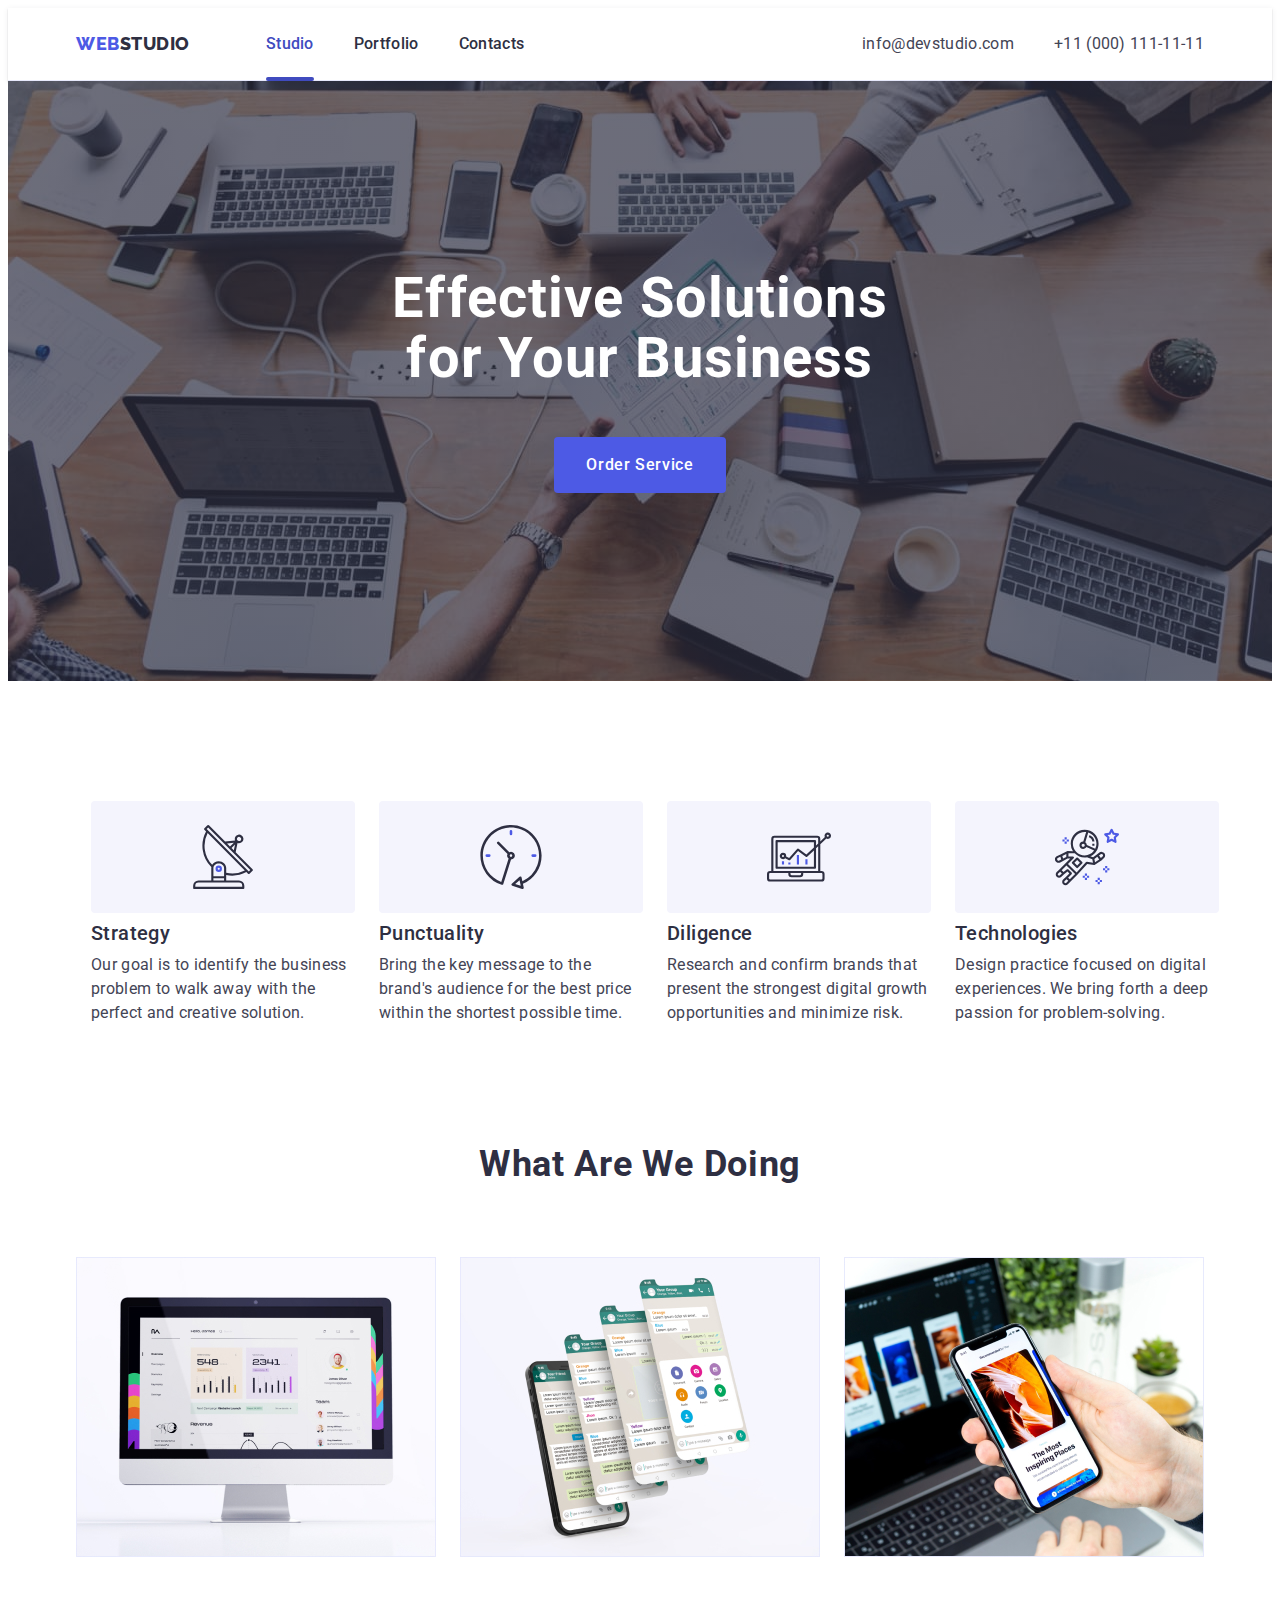
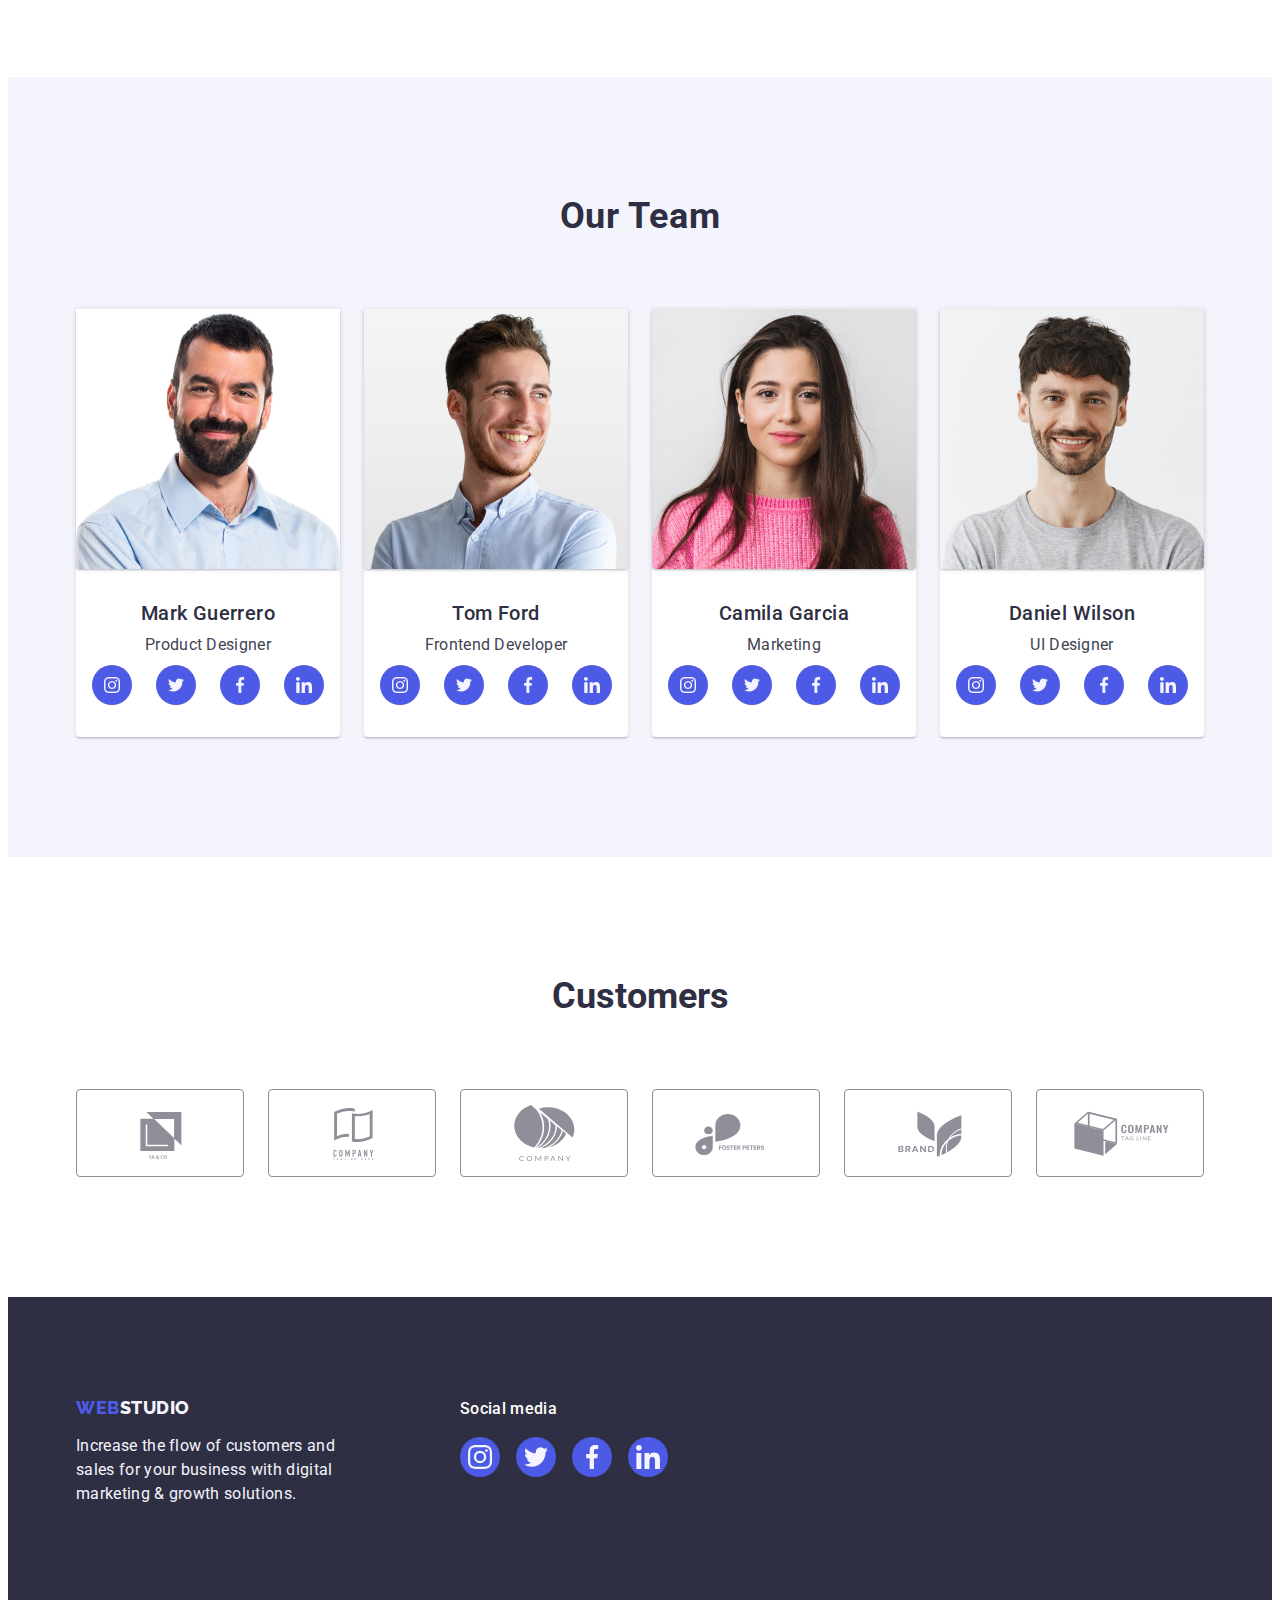
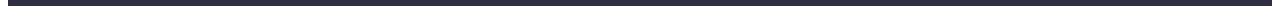
<file: index.html>
<!DOCTYPE html>
<html lang="en">
  <head>
    <meta charset="UTF-8" />
    <meta http-equiv="X-UA-Compatible" content="IE=edge" />
    <meta name="viewport" content="width=device-width, initial-scale=1.0" />
    <title>WebStudio</title>
    <link rel="preconnect" href="https://fonts.googleapis.com" />
    <link rel="preconnect" href="https://fonts.gstatic.com" crossorigin />
    <link
      href="https://fonts.googleapis.com/css2?family=Raleway:wght@800&family=Roboto:wght@400;500;700;900&display=swap"
      rel="stylesheet"
    />
    <link
      rel="stylesheet"
      href="https://cdnjs.cloudflare.com/ajax/libs/modern-normalize/2.0.0/modern-normalize.min.css"
      integrity="sha512-4xo8blKMVCiXpTaLzQSLSw3KFOVPWhm/TRtuPVc4WG6kUgjH6J03IBuG7JZPkcWMxJ5huwaBpOpnwYElP/m6wg=="
      crossorigin="anonymous"
      referrerpolicy="no-referrer"
    />

    <link rel="stylesheet" href="./css/styles.css" />
  </head>
  <body class="page">
    <header class="benefits">
      <div class="header-container container">
        <nav class="navigation">
          <a href="./index.html" class="logo-link link"
            >Web<span class="logo-studio-link">Studio</span></a
          >

          <ul class="list-nav list">
            <li><a class="link-menu current link" href="./index.html">Studio</a></li>
            <li>
              <a class="link-menu link" href="./portfolio.html">Portfolio</a>
            </li>
            <li><a class="link-menu link" href="">Contacts</a></li>
          </ul>
        </nav>
        <address class="link-address">
          <ul class="header-list list">
            <li>
              <a class="link-information link" href="./info@devstudio.com"
                >info@devstudio.com</a
              >
            </li>
            <li>
              <a class="link-information link" href="tel:+110001111111"
                >+11 (000) 111-11-11</a
              >
            </li>
          </ul>
        </address>
      </div>
    </header>
    <main>
      <section class="title-section">
        <div class="container">
          <h1 class="main-page-title">Effective Solutions for Your Business</h1>
          <button type="button" class="btn-order" data-modal-open>Order Service</button>
        </div>
      </section>
      <section class="information container">
       <div class="container">
          <h2 class="visualy-hidden">Our benefits</h2>
         <ul class="information-soc-list list">
             <li class="information-soc-item">
              <div class="icons">
                 <svg class="information-icon" width="64" height="64" >
              <use href="./images/icons.svg#icon-antenna"></use>
            </svg>
             
            </div>
            <h3 class="title-menu">Strategy</h3>
            <p class="paragraph">
              Our goal is to identify the business problem to walk away with
              the perfect and creative solution.
            </p>
          </li>
          <li class="information-soc-item">
            <div class="icons">
               <svg class="information-icon" width="64" height="64" >
            <use href="./images/icons.svg#icon-clock"></use>
          </svg>
           
          </div>
          <h3 class="title-menu">Punctuality</h3>
              <p class="paragraph">
                Bring the key message to the brand's audience for the best price
                within the shortest possible time.
              </p>
            </li>
            <li class="information-soc-item">
              <div class="icons">
                 <svg class="information-icon" width="64" height="64" >
              <use href="./images/icons.svg#icon-diagram"></use>
            </svg>
             
            </div>
           
              <h3 class="title-menu">Diligence</h3>
              <p class="paragraph">
                Research and confirm brands that present the strongest digital
                growth opportunities and minimize risk.
              </p>
            </li>
            <li class="information-soc-item">
              <div class="icons">
                 <svg class="information-icon" width="64" height="64" >
              <use href="./images/icons.svg#icon-astronaut"></use>
            </svg>
             
            </div>
              <h3 class="title-menu">Technologies</h3>
              <p class="paragraph">
                Design practice focused on digital experiences. We bring forth a
                deep passion for problem-solving.
              </p>
            </li>
          </ul>
       </div>
      </section>
      <section class="section-img">
        <div class="container">
          <h2 class="subtitle-main-page">What are we doing</h2>
          <ul class="list-images list">
            <li class="page-menu-img">
              <img
                class="img-main-page"
                src="./images/komp1.jpg"
                alt="notebook"
                width="360"
              />
            </li>
            <li class="page-menu-img">
              <img
                class="img-main-page"
                src="./images/phone2.jpg"
                alt="phone"
                width="360"
              />
            </li>
            <li class="page-menu-img">
              <img
                class="img-main-page"
                src="./images/phone3.jpg"
                alt="phone"
                width="360"
              />
            </li>
          </ul>
        </div>
      </section>

      <section class="section-team">
        <div class="container-photo container">
          <h2 class="desc-menu">Our Team</h2>
          <ul class="team-list list">
            <li class="images-photo">
              <img
                class="images-photo"
                src="./images/man1.jpg"
                alt="man1"
                width="264"
              />
              <div class="container-menu">
                <h3 class="name">Mark Guerrero</h3>

                <p class="specialty">Product Designer</p>
               
                <ul class="name-soc-list list">
                  <li class="name-soc-item">
                    <a
                      href=""
                      class="name-soc-link link"
                      target="_blank"
                      rel="noopener noreferrer"
                    >
                      <svg class="name-soc-icon" width="16" height="16">
                        <use href="./images/icons.svg#icon-instagram"></use>
                      </svg>
                    </a>
                  </li>
                  <li class="name-soc-item">
                    <a
                      href=""
                      class="name-soc-link link"
                      target="_blank"
                      rel="noopener noreferrer"
                    >
                    <svg class="name-soc-icon" width="16" height="16">
                    <use href="./images/icons.svg#icon-twitter" ></use>
                    </svg>
                 

                  
                </a>
                  </li>
                  <li class="name-soc-item">
                    <a
                      href=""
                      class="name-soc-link link"
                      target="_blank"
                      rel="noopener noreferrer"
                    >
                  <svg class="name-soc-icon" width="16" height="16">
                    <use href="./images/icons.svg#icon-facebook"></use>

                  </svg></a>
                  </li>
                  <li class="name-soc-item">
                    <a
                      href=""
                      class="name-soc-link link"
                      target="_blank"
                      rel="noopener noreferrer"
                    >
                    <svg class="name-soc-icon" width="16" height="16">
                      <use href="./images/icons.svg#icon-linkedin"></use>
  
                    </svg></a>
                  </li>
                </ul>
              </div>
            </li>
            <li class="images-photo">
              <img
                class="images-photo"
                src="./images/man2.jpg"
                alt="man2"
                width="264"
              />
              <div class="container-menu">
                <h3 class="name">Tom Ford</h3>

                <p class="specialty">Frontend Developer</p>
                <ul class="name-soc-list list">
                  <li class="name-soc-item">
                    <a
                      href=""
                      class="name-soc-link link"
                      target="_blank"
                      rel="noopener noreferrer"
                    >
                      <svg class="name-soc-icon" width="16" height="16">
                        <use href="./images/icons.svg#icon-instagram"></use>
                      </svg>
                    </a>
                  </li>
                  <li class="name-soc-item">
                    <a
                      href=""
                      class="name-soc-link link"
                      target="_blank"
                      rel="noopener noreferrer"
                    >
                    <svg class="name-soc-icon" width="16" height="16">
                    <use href="./images/icons.svg#icon-twitter" ></use>
                    </svg>
                 

                  
                </a>
                  </li>
                  <li class="name-soc-item">
                    <a
                      href=""
                      class="name-soc-link link"
                      target="_blank"
                      rel="noopener noreferrer"
                    >
                  <svg class="name-soc-icon" width="16" height="16">
                    <use href="./images/icons.svg#icon-facebook"></use>

                  </svg></a>
                  </li>
                  <li class="name-soc-item">
                    <a
                      href=""
                      class="name-soc-link link"
                      target="_blank"
                      rel="noopener noreferrer"
                    >
                    <svg class="name-soc-icon" width="16" height="16">
                      <use href="./images/icons.svg#icon-linkedin"></use>
  
                    </svg></a>
                  </li>
                </ul>
              </div>
            </li>
            <li class="images-photo">
              <img
                class="images-photo"
                src="./images/girl.jpg"
                alt="girl"
                width="264"
              />
              <div class="container-menu">
                <h3 class="name">Camila Garcia</h3>
                <p class="specialty">Marketing</p>
                <ul class="name-soc-list list">
                  <li class="name-soc-item">
                    <a
                      href=""
                      class="name-soc-link link"
                      target="_blank"
                      rel="noopener noreferrer"
                    >
                      <svg class="name-soc-icon" width="16" height="16">
                        <use href="./images/icons.svg#icon-instagram"></use>
                      </svg>
                    </a>
                  </li>
                  <li class="name-soc-item">
                    <a
                      href=""
                      class="name-soc-link link"
                      target="_blank"
                      rel="noopener noreferrer"
                    >
                    <svg class="name-soc-icon" width="16" height="16">
                    <use href="./images/icons.svg#icon-twitter" ></use>
                    </svg>
                 

                  
                </a>
                  </li>
                  <li class="name-soc-item">
                    <a
                      href=""
                      class="name-soc-link link"
                      target="_blank"
                      rel="noopener noreferrer"
                    >
                  <svg class="name-soc-icon" width="16" height="16">
                    <use href="./images/icons.svg#icon-facebook"></use>

                  </svg></a>
                  </li>
                  <li class="name-soc-item">
                    <a
                      href=""
                      class="name-soc-link link"
                      target="_blank"
                      rel="noopener noreferrer"
                    >
                    <svg class="name-soc-icon" width="16" height="16">
                      <use href="./images/icons.svg#icon-linkedin"></use>
  
                    </svg></a>
                  </li>
                </ul>
              </div>
            </li>
            <li class="images-photo">
              <img
                class="images-photo"
                src="./images/man3.jpg"
                alt="man3"
                width="264"
              />
              <div class="container-menu">
                <h3 class="name">Daniel Wilson</h3>
                <p class="specialty">UI Designer</p>
                <ul class="name-soc-list list">
                  <li class="name-soc-item">
                    <a
                      href=""
                      class="name-soc-link link"
                      target="_blank"
                      rel="noopener noreferrer"
                    >
                      <svg class="name-soc-icon" width="16" height="16">
                        <use href="./images/icons.svg#icon-instagram"></use>
                      </svg>
                    </a>
                  </li>
                  <li class="name-soc-item">
                    <a
                      href=""
                      class="name-soc-link link"
                      target="_blank"
                      rel="noopener noreferrer"
                    >
                    <svg class="name-soc-icon" width="16" height="16">
                    <use href="./images/icons.svg#icon-twitter" ></use>
                    </svg>
                 

                  
                </a>
                  </li>
                  <li class="name-soc-item">
                    <a
                      href=""
                      class="name-soc-link link"
                      target="_blank"
                      rel="noopener noreferrer"
                    >
                  <svg class="name-soc-icon" width="16" height="16">
                    <use href="./images/icons.svg#icon-facebook"></use>

                  </svg></a>
                  </li>
                  <li class="name-soc-item">
                    <a
                      href=""
                      class="name-soc-link link"
                      target="_blank"
                      rel="noopener noreferrer"
                    >
                    <svg class="name-soc-icon" width="16" height="16">
                      <use href="./images/icons.svg#icon-linkedin"></use>
  
                    </svg></a>
                  </li>
                </ul>
              </div>
            </li>
          </ul>
        </div>
      </section>
    <section class="customers-container">
        <div class="customers-cnt container">
        
        <h2 class="title-customers">Customers</h2>
        
        <ul class="customers-icon-list list">
        <li class="customers-item">
          <a
            href=""
            class="customers-soc-link link"
            target="_blank"
            rel="noopener noreferrer"
          >
          <svg class="customers-icons" width="104" height="56">
            <use href="./images/icons.svg#icon-Logo"></use>
          </svg>
          </a>
          </li>
          <li class="customers-item">
            <a
              href=""
              class="customers-soc-link link"
              target="_blank"
              rel="noopener noreferrer"
            >
            <svg class="customers-icons" width="104" height="56">
              <use href="./images/icons.svg#icon-Logo2"></use>
            </svg>
            </a>
            </li>
            <li class="customers-item">
              <a
                href=""
                class="customers-soc-link link"
                target="_blank"
                rel="noopener noreferrer"
              >
              <svg class="customers-icons" width="104" height="56">
                <use href="./images/icons.svg#icon-logo3"></use>
              </svg>
              </a>
              </li>
              <li class="customers-item">
                <a
                  href=""
                  class="customers-soc-link link"
                  target="_blank"
                  rel="noopener noreferrer"
                >
                <svg class="customers-icons" width="104" height="56">
                  <use href="./images/icons.svg#icon-Logo4"></use>
                </svg>
                </a>
                </li>
                <li class="customers-item">
                  <a
                    href=""
                    class="customers-soc-link link"
                    target="_blank"
                    rel="noopener noreferrer"
                  >
                  <svg class="customers-icons" width="104" height="56">
                    <use href="./images/icons.svg#icon-Logo5"></use>
                  </svg>
                  </a>
                  </li>
                  <li class="customers-item">
                    <a
                      href=""
                      class="customers-soc-link link"
                      target="_blank"
                      rel="noopener noreferrer"
                    >
                    <svg class="customers-icons" width="104" height="56">
                      <use href="./images/icons.svg#icon-Logo6"></use>
                    </svg>
                    </a>
                    </li>
                  </ul>
                  </div>
               
      </section>
    </main>
    
    <footer class="closing ">
      <div class="closing-footer container">
      <div class="web-logo">
        <a class="logo-link-footer link" href="./index.html"
          >Web<span class="logo-studio">Studio</span></a
        >
        <p class="paragraph-ft">
          Increase the flow of customers and sales for your business with
          digital marketing & growth solutions.
        </p>
       </div>
      <div class="social-link">
        <p class="paragraph-social">Social media</p>
        <ul class="footer-soc-list list">
          <li class="footer-soc-item">
            <a
              href=""
              class="footer-soc-link link"
              target="_blank"
              rel="noopener noreferrer"
            >
              <svg class="footer-soc-icon" width="24" height="24">
                <use href="./images/icons.svg#icon-instagram"></use>
              </svg>
            </a>
          </li>
          <li class="footer-soc-item">
            <a
              href=""
              class="footer-soc-link link"
              target="_blank"
              rel="noopener noreferrer"
            >
            <svg class="footer-soc-icon" width="24" height="24">
            <use href="./images/icons.svg#icon-twitter" ></use>
            </svg>
         

          
        </a>
          </li>
          <li class="footer-soc-item">
            <a
              href=""
              class="footer-soc-link link"
              target="_blank"
              rel="noopener noreferrer"
            >
          <svg class="footer-soc-icon" width="24" height="24">
            <use href="./images/icons.svg#icon-facebook"></use>

          </svg></a>
          </li>
          <li class="footer-soc-item">
            <a
              href=""
              class="footer-soc-link link"
              target="_blank"
              rel="noopener noreferrer"
            >
            <svg class="footer-soc-icon" width="24" height="24">
              <use href="./images/icons.svg#icon-linkedin"></use>

            </svg></a>
          </li>
        </ul>
      </div>
  </div>

     
    </footer>
 <div class="backdrop is-hidden" data-modal>
 <div class="modal">
  <button type="button" class="modal-close" data-modal-close> 
    <svg class="modal-icon" width="8" height="8">
      <use href="./images/close.svg#icon-Vector"></use>
    </svg>
     </button>
 </div>
 </div>
   
 <script src="./js/modal.js"></script>  

  
  </body>
</html>
</file>
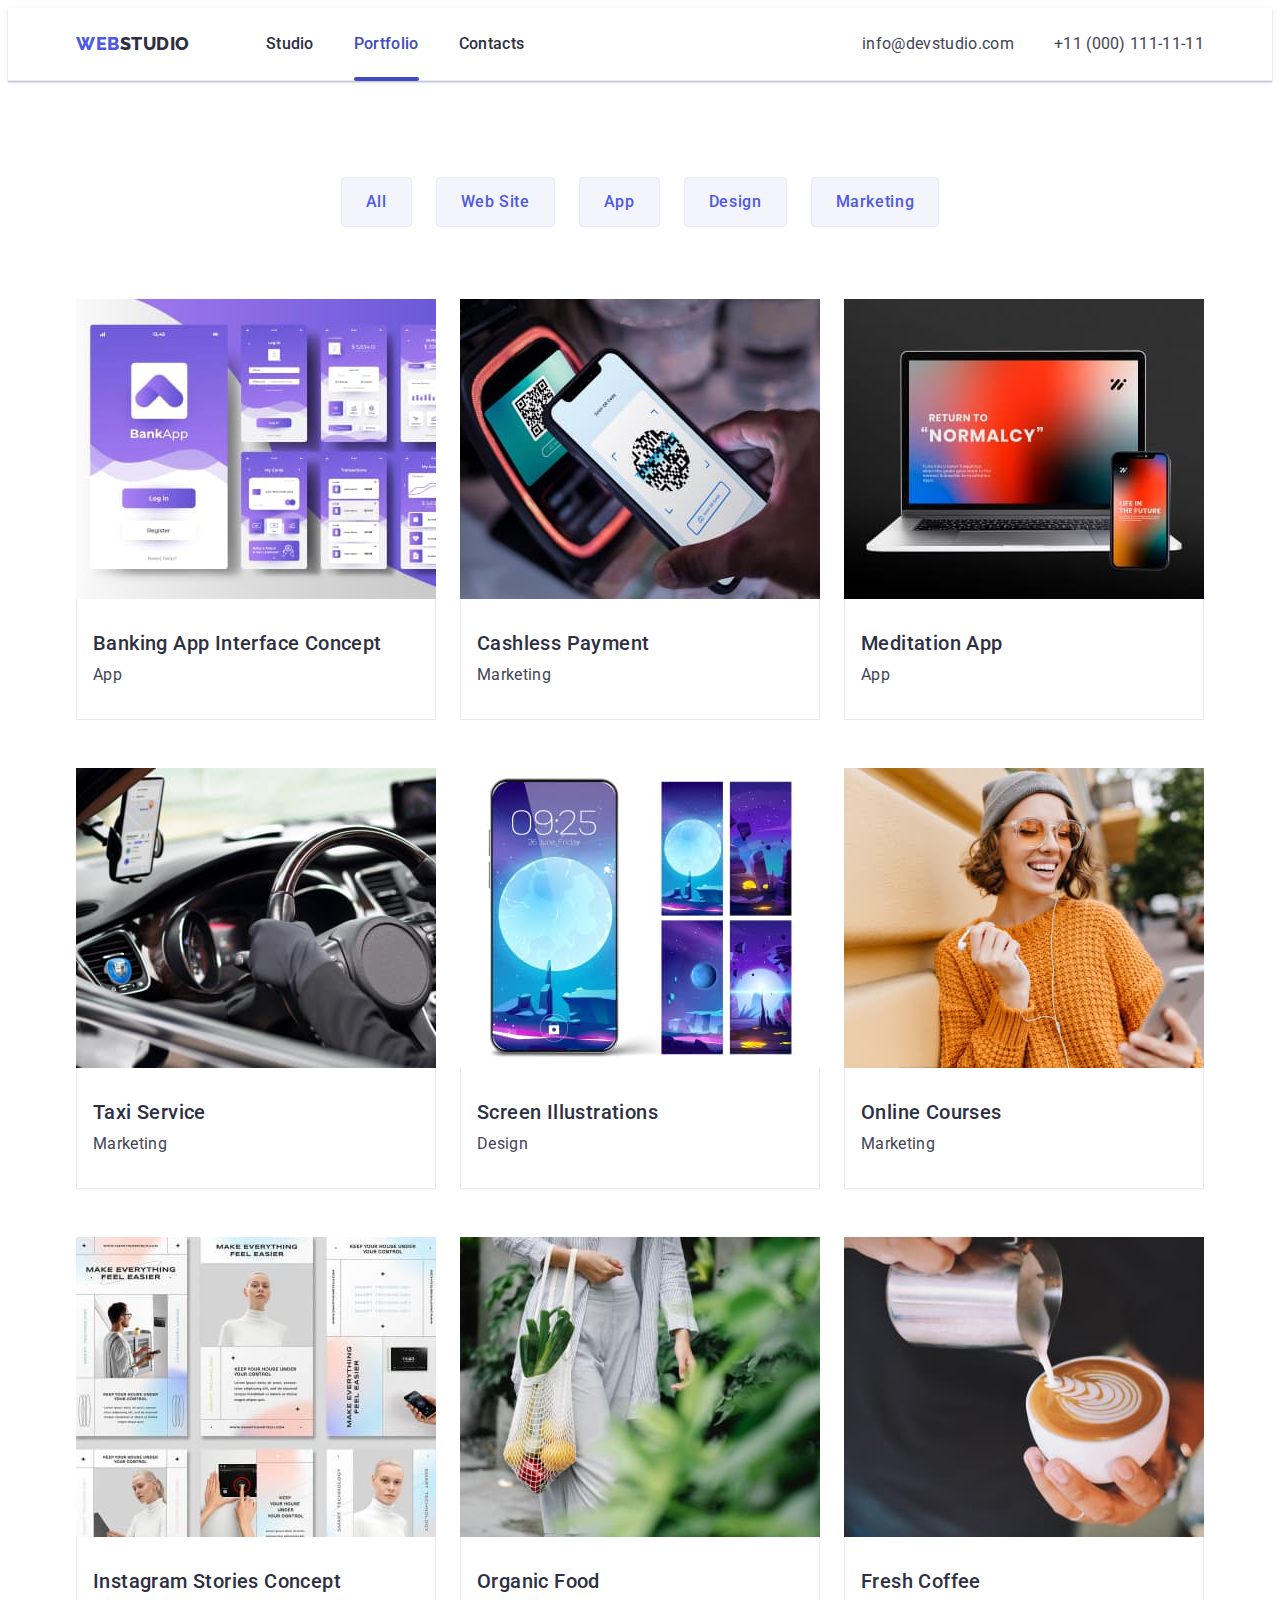
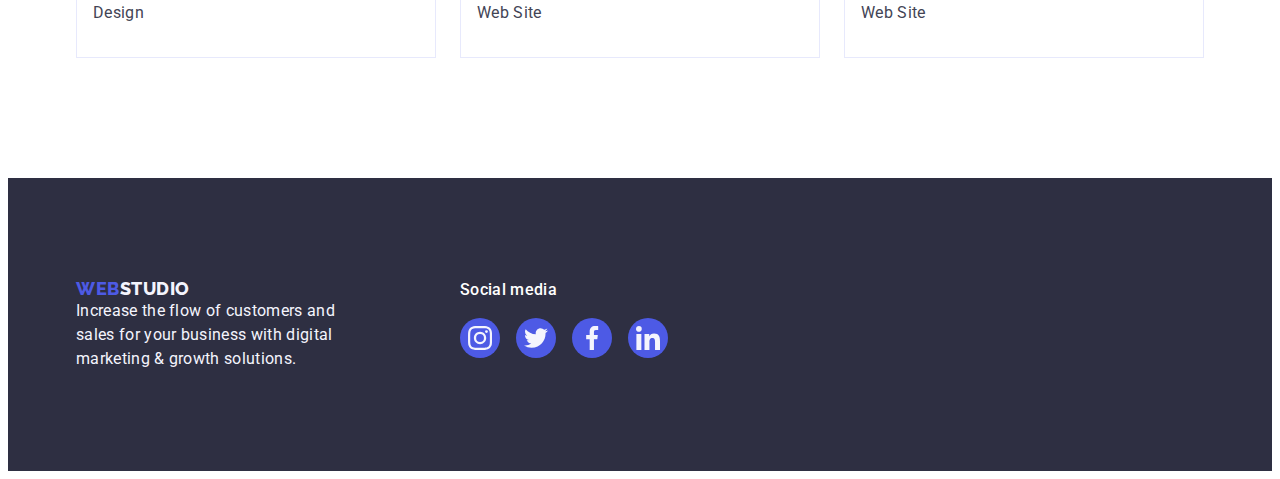
<file: portfolio.html>
<!DOCTYPE html>
<html lang="en">
  <head>
    <meta charset="UTF-8" />
    <meta http-equiv="X-UA-Compatible" content="IE=edge" />
    <meta name="viewport" content="width=device-width, initial-scale=1.0" />

    <title>WebStudio</title>
    <link rel="preconnect" href="https://fonts.googleapis.com" />
    <link rel="preconnect" href="https://fonts.gstatic.com" crossorigin />
    <link
      href="https://fonts.googleapis.com/css2?family=Raleway:wght@800&family=Roboto:wght@400;500;700;900&display=swap"
      rel="stylesheet"
    />
    <link
      rel="stylesheet"
      href="https://cdnjs.cloudflare.com/ajax/libs/modern-normalize/2.0.0/modern-normalize.min.css"
      integrity="sha512-4xo8blKMVCiXpTaLzQSLSw3KFOVPWhm/TRtuPVc4WG6kUgjH6J03IBuG7JZPkcWMxJ5huwaBpOpnwYElP/m6wg=="
      crossorigin="anonymous"
      referrerpolicy="no-referrer"
    />
    <link rel="stylesheet" href="./css/styles.css" />
  </head>
  <body class="page">
    <header class="benefits">
      <div class="header-container container">
        <nav class="navigation">
          <a href="./index.html" class="logo-link link"
            >Web<span class="logo-studio-link">Studio</span></a
          >

          <ul class="list-nav list">
            <li><a class="link-menu link" href="./index.html">Studio</a></li>
            <li>
              <a class="link-menu current link" href="./portfolio.html">Portfolio</a>
            </li>
            <li><a class="link-menu link" href="">Contacts</a></li>
          </ul>
        </nav>
        <address class="link-address">
          <ul class="header-list list">
            <li>
              <a class="link-information link" href="./info@devstudio.com"
                >info@devstudio.com</a
              >
            </li>
            <li>
              <a class="link-information link" href="tel:+110001111111"
                >+11 (000) 111-11-11</a
              >
            </li>
          </ul>
        </address>
      </div>
    </header>
    <main>
      <section class="home-page">
        <div class="container">
          <h1 class="headline" hidden>studing</h1>
          <ul class="button-list list">
            <li><button type="button" class="main-menu-one">All</button></li>
            <li>
              <button type="button" class="main-menu-one">Web Site</button>
            </li>
            <li><button type="button" class="main-menu-one">App</button></li>
            <li><button type="button" class="main-menu-one">Design</button></li>
            <li>
              <button type="button" class="main-menu-one">Marketing</button>
            </li>
          </ul>

          <ul class="img-list list">
            <li class="items">
            
                <a href="./portfolio.html" class="main-img link">
                  <div class="overlay">
                  <img
                    src="./images/1.jpg"
                    alt="Banking"
                    width="360"
                    height="300"
                  />
                  <p class="paragraf-text">
                    14 Stylish and User-Friendly App Design Concepts · Task Manager App · Calorie Tracker App · Exotic Fruit Ecommerce App · Cloud Storage App
                  
                  </p>
                </div>
             
                <div class="container-img">
                  
                  <h2 class="title">Banking App Interface Concept</h2>
                  <p class="subtitle">App</p>
                </div>
              </a>
            </li>
            <li class="items">
             
              <a href="./portfolio.html" class="main-img link">
                <div class="overlay">
                <img
                  src="./images/2.jpg"
                  alt="Cashless Payment"
                  width="360"
                  height="300"
                />
                <p class="paragraf-text">
                  14 Stylish and User-Friendly App Design Concepts · Task Manager App · Calorie Tracker App · Exotic Fruit Ecommerce App · Cloud Storage App
                
                </p>
              </div>
                <div class="container-img">
                  <h2 class="title">Cashless Payment</h2>
                  <p class="subtitle">Marketing</p>
                </div>
              </a>
            </li>

            <li class="items">
             
              <a href="./portfolio.html" class="main-img link">
                <div class="overlay">
                <img
                  src="./images/3.jpg"
                  alt="Meditation App"
                  width="360"
                  height="300"
                />
                <p class="paragraf-text">
                  14 Stylish and User-Friendly App Design Concepts · Task Manager App · Calorie Tracker App · Exotic Fruit Ecommerce App · Cloud Storage App
                
                </p>
              </div>
                <div class="container-img">
                  <h2 class="title">Meditation App</h2>
                  <p class="subtitle">App</p>
                </div>
              </a>
            </li>
            <li class="items">
             
              <a href="./portfolio.html" class="main-img link">
                <div class="overlay">
                <img
                  src="./images/4.jpg"
                  alt="Taxi Service"
                  width="360"
                  height="300"
                />
                <p class="paragraf-text">
                  14 Stylish and User-Friendly App Design Concepts · Task Manager App · Calorie Tracker App · Exotic Fruit Ecommerce App · Cloud Storage App
                
                </p>
              </div>
                <div class="container-img">
                  <h2 class="title">Taxi Service</h2>
                  <p class="subtitle">Marketing</p>
                </div>
              </a>
            </li>
            <li class="items">
             
              <a href="./portfolio.html" class="main-img link">
                <div class="overlay">
                <img
                  src="./images/5.jpg"
                  alt="Screen Illustrations"
                  width="360"
                  height="300"
                />
                <p class="paragraf-text">
                  14 Stylish and User-Friendly App Design Concepts · Task Manager App · Calorie Tracker App · Exotic Fruit Ecommerce App · Cloud Storage App
                
                </p>
              </div>
                <div class="container-img">
                  <h2 class="title">Screen Illustrations</h2>
                  <p class="subtitle">Design</p>
                </div>
              </a>
            </li>
            <li class="items">
              
              <a href="./portfolio.html" class="main-img link">
                <div class="overlay">
                <img
                  src="./images/6.jpg"
                  alt="Online Courses"
                  width="360"
                  height="300"
                />
                 <p class="paragraf-text">
                  14 Stylish and User-Friendly App Design Concepts · Task Manager App · Calorie Tracker App · Exotic Fruit Ecommerce App · Cloud Storage App
                
                </p>
              </div>
                <div class="container-img">
                  <h2 class="title">Online Courses</h2>
                  <p class="subtitle">Marketing</p>
                </div>
              </a>
            </li>
            <li class="items">
             
              <a href="./portfolio.html" class="main-img link">
                <div class="overlay">
                <img
                  src="./images/7.jpg"
                  alt="Instagram Stories Concept"
                  width="360"
                  height="300"
                />
                <p class="paragraf-text">
                  14 Stylish and User-Friendly App Design Concepts · Task Manager App · Calorie Tracker App · Exotic Fruit Ecommerce App · Cloud Storage App
                
                </p>
              </div>
                <div class="container-img">
                  <h2 class="title">Instagram Stories Concept</h2>
                  <p class="subtitle">Design</p>
                </div>
              </a>
            </li>
            <li class="items">
            
              <a href="./portfolio.html" class="main-img link">
                <div class="overlay">
                <img
                  src="./images/8.jpg"
                  alt="Organic Food"
                  width="360"
                  height="300"
                />
                <p class="paragraf-text">
                  14 Stylish and User-Friendly App Design Concepts · Task Manager App · Calorie Tracker App · Exotic Fruit Ecommerce App · Cloud Storage App
                
                </p>
              </div>
                <div class="container-img">
                  <h2 class="title">Organic Food</h2>
                  <p class="subtitle">Web Site</p>
                </div>
              </a>
            </li>
            <li class="items">
           
              <a href="./portfolio.html" class="main-img link">
                <div class="overlay">
                <img
                  src="./images/9.jpg"
                  alt="Fresh Coffee"
                  width="360"
                  height="300"
                />
                <p class="paragraf-text">
                  14 Stylish and User-Friendly App Design Concepts · Task Manager App · Calorie Tracker App · Exotic Fruit Ecommerce App · Cloud Storage App
                
                </p>
              </div>
                <div class="container-img">
                  <h2 class="title">Fresh Coffee</h2>
                  <p class="subtitle">Web Site</p>
                </div>
              </a>
            </li>
          </ul>
        </div>
      </section>
    </main>
    <footer class="closing ">
      <div class="closing-footer container">
      <div class="web-logo">
        <a class="logo-link link" href="./index.html"
          >Web<span class="logo-studio">Studio</span></a
        >
        <p class="paragraph-ft">
          Increase the flow of customers and sales for your business with
          digital marketing & growth solutions.
        </p>
       </div>
      <div class="social-link">
        <p class="paragraph-social">Social media</p>
        <ul class="footer-soc-list list">
          <li class="footer-soc-item">
            <a
              href=""
              class="footer-soc-link link"
              target="_blank"
              rel="noopener noreferrer"
            >
              <svg class="footer-soc-icon" width="24" height="24">
                <use href="./images/icons.svg#icon-instagram"></use>
              </svg>
            </a>
          </li>
          <li class="footer-soc-item">
            <a
              href=""
              class="footer-soc-link link"
              target="_blank"
              rel="noopener noreferrer"
            >
            <svg class="footer-soc-icon" width="24" height="24">
            <use href="./images/icons.svg#icon-twitter" ></use>
            </svg>
         

          
        </a>
          </li>
          <li class="footer-soc-item">
            <a
              href=""
              class="footer-soc-link link"
              target="_blank"
              rel="noopener noreferrer"
            >
          <svg class="footer-soc-icon" width="24" height="24">
            <use href="./images/icons.svg#icon-facebook"></use>

          </svg></a>
          </li>
          <li class="footer-soc-item">
            <a
              href=""
              class="footer-soc-link link"
              target="_blank"
              rel="noopener noreferrer"
            >
            <svg class="footer-soc-icon" width="24" height="24">
              <use href="./images/icons.svg#icon-linkedin"></use>

            </svg></a>
          </li>
        </ul>
      </div>
  </div>

     
    </footer>
  </body>
</html>
</file>
<file: css/styles.css>
* {
  box-sizing: border-box;
}
:root {
  --modal-backround-kolor: #fcfcfc;
  --header-backround: #ffffff;
  --image-backround: #2e2f42;
  --light-backround: #f4f4fd;
  --acent-color: #e7e9fc;
  --subtle-text: #8e8f99;
  --text: #434455;
  --pressed-state: #404bbf;
  --pimary-brand: #4d5ae5;
  --success: #31d0aa;
}

body {
  font-family: "Roboto", sans-serif;
  background: var(--header-backround);
  color: var(--text);
}

p,
h1,
h2,
h3 {
  margin: 0;
  padding: 0;
}

ul {
  margin: 0;
}
@keyframes rotator {

}
img {
  display: block;
}

.container {
  width: 1158px;
  padding-left: 15px;
  padding-right: 15px;
  margin: 0 auto;
}

.header-container {
  display: flex;
}
.header-list {
  display: flex;
  gap: 40px;
}

.list-nav {
  display: flex;
  align-items: center;
  gap: 40px;
}

.benefits {
  border-bottom: 1px solid #e7e9fc;
  display: flex;

}
.benefits {
  box-shadow: 0px 2px 1px rgba(46, 47, 66, 0.08), 0px 1px 1px rgba(46, 47, 66, 0.16), 0px 1px 6px rgba(46, 47, 66, 0.08); 
}

.benefits-menu {
  gap: 24px;
}

.closing {
  padding-top: 100px;
  padding-bottom: 100px;
 
}
.closing-footer {
  display: flex;
  align-items: baseline;

}
.paragraph-social {
  font-family: 'Roboto';
font-style: normal;
font-weight: 500;
font-size: 16px;
line-height: 24px;
letter-spacing: 0.02em;
color: #FFFFFF;
display: flex;

margin-bottom: 16px;
}
.logo-link {
  font-family: "Raleway", sans-serif;

  font-weight: 800;
  font-size: 18px;
  line-height: 1.17;
  color: var(--pimary-brand);
  letter-spacing: 0.03em;
  text-transform: uppercase;

 

  display: inline-block;

  align-items: center;
 margin-right: 76px;
}
.logo-link:hover {
  color: var(--pressed-state);
  
}

.logo-studio {
  font-family: "Raleway", sans-serif;

  align-items: center;

  color: var(--light-backround);

  display: inline-block;
}
.logo-studio-link {
  color: var(--image-backround);
  margin-right: o;
  padding-top: 24px;
  padding-bottom: 24px;
}

.link-menu {
  font-weight: 500;
  font-size: 16px;
  line-height: 1.5;
  letter-spacing: 0.02em;
  color: var(--image-backround);
  display: flex;
  align-items: center;
  padding-top: 24px;
  padding-bottom: 24px;
  gap: 40px;
 position: relative;
transition: color 250ms cubic-bezier(0.4, 0, 0.2, 1);

}

.link-menu.current,
.link-menu:focus,
.link-menu:hover { color: var(--pressed-state);

}
.link-menu::after { 

  content: "";
  position: absolute;
left: 0;
bottom: -1px;
width: 100%;
height: 4px;
background-color: var(--pressed-state);
border-radius: 2px;
opacity: 0;
}
.link-menu:hover::after,
.link-menu:focus::after,
.link-menu.current::after {
  opacity: 1;
}







.title-section {
  background: var(--image-backround);
  padding-bottom: 188px;
  padding-top: 188px;
  background-image: linear-gradient(
      rgba(46, 47, 66, 0.7),
      rgba(46, 47, 66, 0.7)
    ),
    url(../images/office.jpg);
  background-repeat: no-repeat;
  background-position: center;
  block-size: cover;


}
.title-section {
  max-width: 1440px;
  background-size: cover ;
  margin: 0 auto;
}

.main-page-title {
  font-size: 56px;
  line-height: 1.07;
  text-align: center;
  letter-spacing: 0.02em;
  color: var(--header-backround);
  margin-bottom: 48px;
  max-width: 496px;
  margin: 0% auto;
  margin-bottom: 48px;
  margin-right: auto;
  margin-left: auto;
}

.btn-order {
  font-family: "Roboto", sans-serif;
  background: var(--pimary-brand);
  font-weight: 500;
  font-size: 16px;
  line-height: 1.5;

  letter-spacing: 0.04em;
  color: var(--header-backround);

  cursor: pointer;
  display: block;
  margin: 0 auto;
  padding-top: 16px;
  padding-right: 32px;
  padding-bottom: 16px;
  padding-left: 32px;
  border-radius: 4px;
  min-width: 169px;
  height: 56px;
  border: none;
 
transition: background-color 250ms cubic-bezier(0.4, 0, 0.2, 1);

}




.btn-order:hover {
  background-color: var(--pressed-state);
}

.btn-order:focus {
  background-color: var(--pressed-state);
}

.link-information {
  font-family: "Roboto", sans-serif;
  font-style: normal;

  font-size: 16px;
  line-height: 1.5;
  color: var(--text);
  letter-spacing: 0.02em;
  padding-bottom: 24px;
  padding-top: 24px;
  gap: 40px;
  display: flex;
  margin-left: auto;
  transition: color 250ms cubic-bezier(0.4, 0, 0.2, 1)


}

.link-information:hover {
  color: var(--pressed-state);
}

.link-information:focus {
  color: var(--pressed-state);
}

.information {
  background: var(--header-backround);
  padding-top: 120px;
  padding-bottom: 120px;
  gap: 24px;
}
.icons {
  display: flex;
  justify-content: center;
  align-items: center;
  width: 264px;
  height: 112px;
  background-color: #f4f4fd;
  border-radius: 4px;
  
}
.information-soc-list {
  display: flex;
  justify-content: center;
  align-items: center;
  gap: 24px;
}

.information-soc-link {
  display: flex;
  justify-content: center;
  align-items: center;
 
}
.icons {
  margin-bottom: 8px;
}
.information-icon {
  width: 64px;
  height: 64px;
}






.visualy-hidden {
  position: absolute;
  width: 1px;
  height: 1px;
  margin: -1px;
  border: 0;
  padding: 0;
  white-space: nowrap;
  clip-path: inset(100%);
  clip: rect(0 0 0 0);
  overflow: hidden;
}

.title-menu {
  font-weight: 500;
  font-size: 20px;
  line-height: 1.2;
  letter-spacing: 0.02em;
  color: var(--image-backround);
  margin-bottom: 8px;
}

.paragraph {
  font-size: 16px;
  line-height: 1.5;
  letter-spacing: 0.02em;
  color: var(--text);
}
.container-page {
  padding-top: 32px;
  padding-bottom: 32px;
  padding-right: 16px;
  padding-left: 16px;
}

.subtitle-main-page {
  font-weight: 700;
  font-size: 36px;
  line-height: 1.11;

  text-align: center;
  letter-spacing: 0.02em;
  text-transform: capitalize;
  color: var(--image-backround);

  margin-bottom: 72px;
}

.section-team {
  background: var(--light-backround);
  padding-top: 120px;
  padding-bottom: 120px;
}

.desc-menu {
  font-weight: 700;
  font-size: 36px;
  line-height: 1.11;

  text-align: center;
  letter-spacing: 0.02em;
  text-transform: capitalize;

  color: var(--image-backround);

  margin-bottom: 72px;
}

.images-photo {
  background: var(--header-backround);
  border-radius: 0px 0px 4px 4px;
  box-shadow: 0px 1px 6px rgba(46, 47, 66, 0.08),
		0px 1px 1px rgba(46, 47, 66, 0.16), 0px 2px 1px rgba(46, 47, 66, 0.08);
}

.container-menu {
  padding-top: 32px;
  padding-bottom: 32px;
  padding-right: 16px;
  padding-left: 16px;
}

.name {
  font-weight: 500;
  font-size: 20px;
  line-height: 1.2;

  text-align: center;
  letter-spacing: 0.02em;

  color: var(--image-backround);
  margin-bottom: 8px;
}

.specialty {
  font-weight: 400;
  font-size: 16px;
  line-height: 1.5;
  text-align: center;
  letter-spacing: 0.02em;
  color: var(--text);
  margin-bottom: 8px;
}


.name-soc-list {
  display: flex;
  justify-content: center;
 gap: 24px;
}
.name-soc-item {
  width: 40px;
  height: 40px;
  transition: color 250ms cubic-bezier(0.4, 0, 0.2, 1);
}
.name-soc-link {
  width: 100%;
  height: 100%;
  background-color: #4d5ae5;
  border-radius: 50%;
  display: flex;
  align-items: center;
  justify-content: center;
 
  gap: 24px
;
transition: background-color 250ms cubic-bezier(0.4, 0, 0.2, 1);

}

.name-soc-link:hover {
  background-color: #404bbf;
}
.name-soc-link:focus {
  background-color: #404bbf;
}
.name-soc-icon {
  fill: #f4f4fd;
}
.customers-container {
padding-top: 120px;
padding-bottom: 120px;
}
.title-customers {
  display: flex;
  align-items: center;
  justify-content: center;
 
  font-size: 36px;
  line-height: 1.11;
  color: var(--image-backround);
  margin-bottom: 72px;
 
}

.customers {
  width: 1128px;
  height: 200px;
}

.customers-item {
  width: 168px;
  height: 88px;

 
}
.customers-soc-link {
  width: 100%;
  height: 100%;
  display: flex;
  align-items: center;
  justify-content: center;
  border: 1px solid #8e8f99;
  border-radius: 4px;
  transition: border-color 250ms cubic-bezier(0.4, 0, 0.2, 1), color 250ms cubic-bezier(0.4, 0, 0.2, 1) ;

  
}
.customers-soc-link {
  color: var(--subtle-text);
}
.customers-soc-link:hover {
 border-color: #404bbf;
  color: #404bbf;
}
.customers-soc-link:focus {
  border-color: #404bbf;
  color: #404bbf;
}
.customers-soc-link:hover .customers-icons {
  fill: #404bbf;
}
.customers-icon-list {
  display: flex;
  gap: 24px;
  padding-right: 156px;
  padding-left: 156px;
}
.customers-icons {
  fill: currentColor; 
  transition: fiil var(--transform-all);
}
.closing {
  background: var(--image-backround);
}

.paragraph-ft {
  font-size: 16px;
  line-height: 1.5;
  letter-spacing: 0.02em;
  color: var(--light-backround);

  max-width: 264px;
}
.footer-soc-list {
  display: flex;
  justify-content: center;
  gap: 16px;
}
.footer-soc-item {
  width: 40px;
  height: 40px;
}
.footer-soc-link {
  width: 100%;
  height: 100%;
  background-color: #4d5ae5;
  border-radius: 50%;
  display: flex;
  align-items: center;
  justify-content: center;
  transition: background-color 250ms cubic-bezier(0.4, 0, 0.2, 1);


}
.footer-soc-link:hover { background-color:#31d0aa;

}
.footer-soc-link:focus {
  background-color:#31d0aa;
}
.footer-soc-icon {
  fill: var(--light-backround);
}

.logo-link-footer {
  font-family: "Raleway", sans-serif;

  font-weight: 800;
  font-size: 18px;
  line-height: 1.17;
  color: var(--pimary-brand);
  letter-spacing: 0.03em;
  text-transform: uppercase;

 

  display: inline-block;

  align-items: center;
  margin-bottom: 16px;
}



.web-logo {
  gap: 120px;
  margin-right: 120px;
}

.main-menu-one {
  font-family: "Roboto", sans-serif;
  background: var(--light-backround);

  border-radius: 4px;
  font-weight: 500;
  font-size: 16px;
  line-height: 1.5;

  letter-spacing: 0.04em;
  color: var(--pimary-brand);
  cursor: pointer;
  padding: 12px 24px;
  border: 1px solid var(--acent-color);
  transition: color 250ms cubic-bezier(0.4, 0, 0.2, 1), background-color 250ms cubic-bezier(0.4, 0, 0.2, 1),
   border-color 250ms cubic-bezier(0.4, 0, 0.2, 1), box-shadow 250ms cubic-bezier(0.4, 0, 0.2, 1);
}
.main-menu-one:hover {
  border-color: transparent;
  background-color: var(--pressed-state);
  color: var(--header-backround);
  box-shadow:  0px 3px 1px rgba(0, 0, 0, 0.1), 0px 2px 1px rgba(0, 0, 0, 0.08), 0px 2px 2px rgba(0, 0, 0, 0.12);
}
.main-menu-one:focus {
  border-color: transparent;
  background-color: var(--pressed-state);
  color: var(--header-backround);
  box-shadow:  0px 3px 1px rgba(0, 0, 0, 0.1), 0px 2px 1px rgba(0, 0, 0, 0.08), 0px 2px 2px rgba(0, 0, 0, 0.12);
}

.main-img {
 
  transition: box-shadow 250ms cubic-bezier(0.4, 0, 0.2, 1);

  
}
.main-img:hover .paragraf-text {
  transform: translate(0, 0);

}
.main-img:focus .paragraf-text {
  transform: translate(0, 0);

}

.main-img:hover {
 box-shadow: 0px 1px 6px rgba(46, 47, 66, 0.08), 0px 1px 1px rgba(46, 47, 66, 0.16), 0px 2px 1px rgba(46, 47, 66, 0.08);
}
.main-img:focus {
 box-shadow: 0px 1px 6px rgba(46, 47, 66, 0.08), 0px 1px 1px rgba(46, 47, 66, 0.16), 0px 2px 1px rgba(46, 47, 66, 0.08);
}

.overlay {
  position: relative;
  overflow: hidden;
}








.container-img {
  padding-top: 32px;
  padding-bottom: 32px;
  padding-right: 16px;
  padding-left: 16px;
  border: 1px solid var(--acent-color);
  border-top: none;
}
.paragraf-text {
 
position: absolute;
top: 0;
left: 0;
height: 300px;
width: 360px;
padding: 40px 32px; 
font-family: 'Roboto';
font-style: normal;

font-size: 16px;
line-height: 24px;
letter-spacing: 0.02em;
color: #F4F4FD;
background-color: var(--pimary-brand);
transform: translate(0, 100%);
transition: transform 250ms cubic-bezier(0.4, 0, 0.2, 1);



}


.list {
  list-style: none;
  margin: 0%;
  padding: 0%;
}

.link {
  text-decoration: none;
}

.link-address {
  font-style: normal;
  margin-left: auto;
}

.title {
  font-weight: 500;
  font-size: 20px;
  line-height: 1.2;
  letter-spacing: 0.02em;

  color: var(--image-backround);

  margin-bottom: 8px;
}

.subtitle {
  font-weight: 400;
  font-size: 16px;
  line-height: 1.5;

  letter-spacing: 0.02em;
  color: var(--text);
}
.section-img {
  padding-bottom: 120px;
}
.img-main-page {
  margin-right: 24px;
}

.page-menu-img {
  width: calc((100% - 48px) / 3);
}
.home-page {
  padding-top: 96px;
  padding-bottom: 120px;
}

.navigation {
  display: flex;
  align-items: center;
}
.list-images {
  display: flex;
  gap: 24px;
}
.benefits-menu {
  display: flex;
}
.team-list {
  display: flex;
  gap: 24px;
}
.button-list {
  display: flex;
  justify-content: center;
  gap: 24px;
  margin-bottom: 72px;
}




.img-list {
  display: flex;
  flex-wrap: wrap;
  column-gap: 24px;
  row-gap: 48px;
}
.backdrop {
  
  position: fixed;
  width: 100%;
  height: 100%;
  background-color: rgba(46, 47, 66, 0.4);
  top: 0;

 
}
.modal {
  position: absolute;
top: 50%;
left: 50%;
transform: translate(-50%, -50%);
width: 408px;
min-height: 584px;

background-color: #FCFCFC;
box-shadow: 0px 1px 1px rgba(0, 0, 0, 0.14), 0px 1px 3px rgba(0, 0, 0, 0.12), 0px 2px 1px rgba(0, 0, 0, 0.2);
border-radius: 4px;

transition: transform 250ms cubic-bezier(0.4, 0, 0.2, 1);
}
.modal-close {
 position: absolute;
  display: flex;
  align-items: center;
  justify-content: center;
  padding: 0;
  top: 24px;
  right: 24px;
  width: 24px;
  height: 24px;
  margin-left: auto;
border-radius: 50%;
border: 1px solid rgba(0, 0, 0, 0.1);
background-color: var(--acent-color);
cursor: pointer;
transition: background-color 250ms cubic-bezier(0.4, 0, 0.2, 1), border 250ms cubic-bezier(0.4, 0, 0.2, 1);

}



.modal-icon {
 
  position: absolute;

transition: fill 250ms cubic-bezier(0.4, 0, 0.2, 1);
}
.is-hidden {
  visibility: hidden;
  opacity: 0;
  pointer-events: none;
}
.backdrop {
 transition: opacity 250ms  cubic-bezier(0.4, 0, 0.2, 1), visibility 250ms cubic-bezier(0.4, 0, 0.2, 1);
}
.modal-close:hover,
.modal-close:focus {
  background-color: #404bbf;
border: none;
color: #ffffff
}

.modal-close:hover .modal-icon,
.modal-close:focus .modal-icon {
fill: #FFFFFF;
}
</file>
